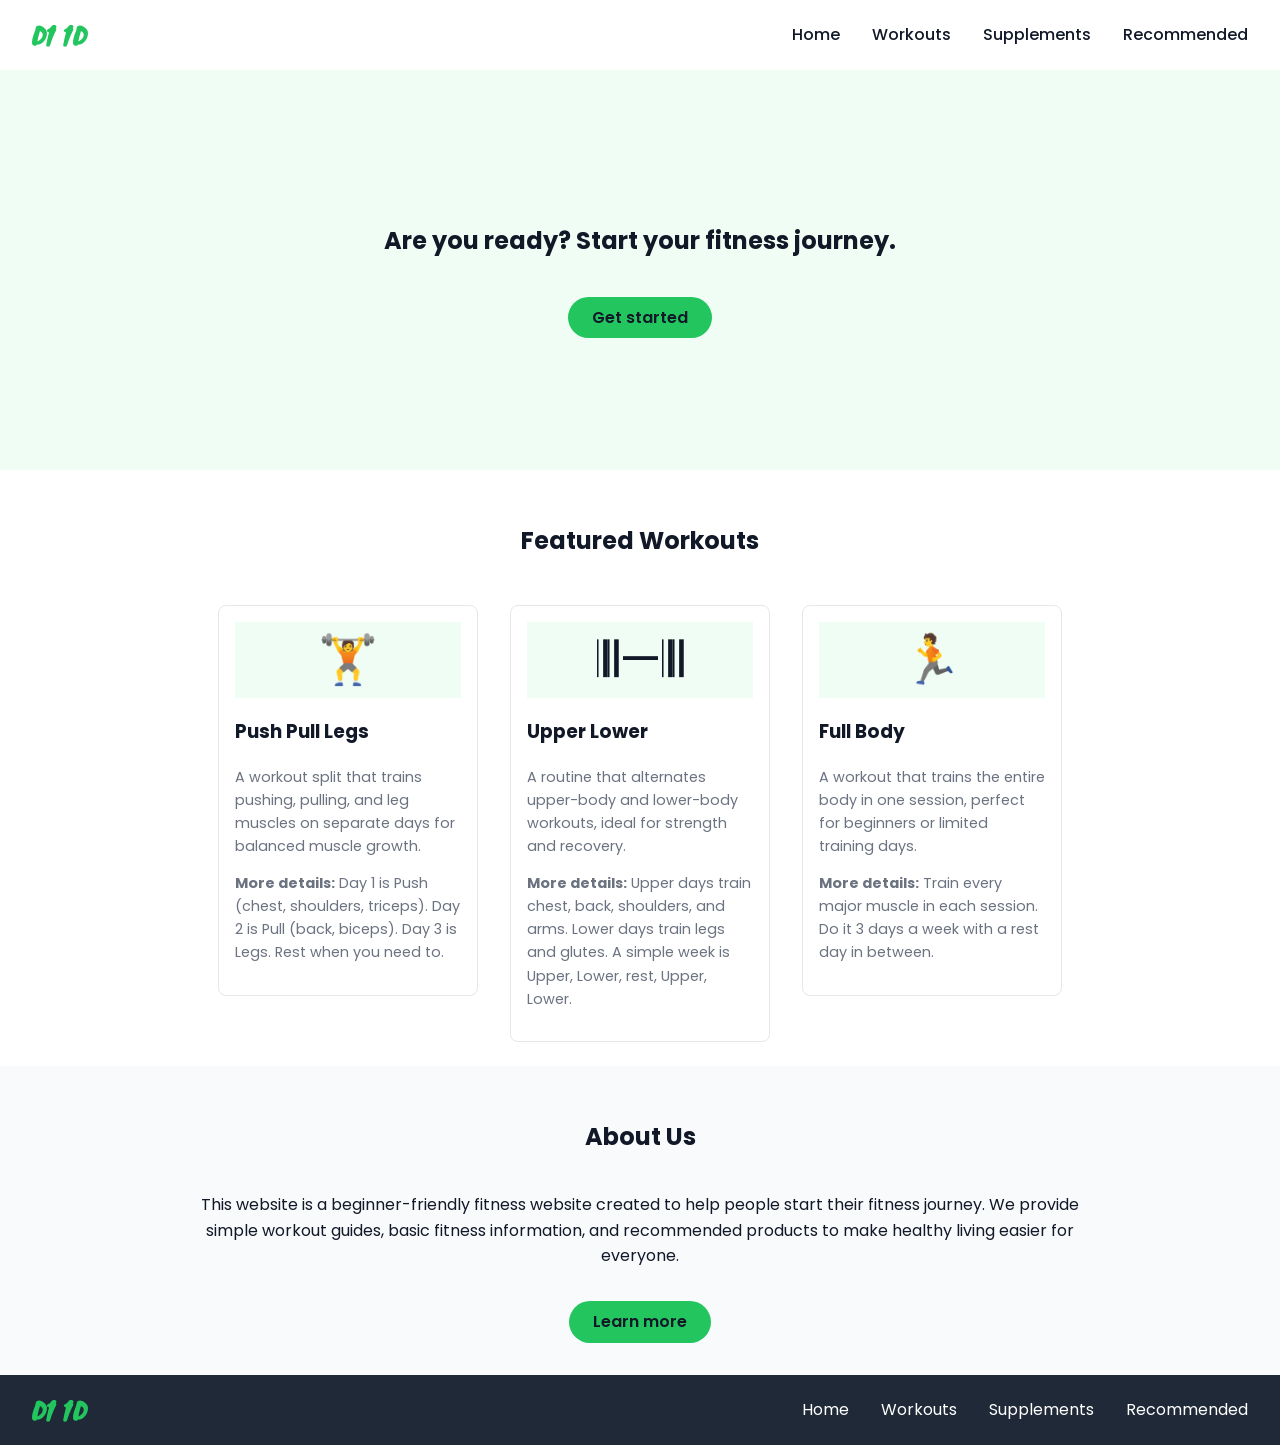
<file: index.html>
<!DOCTYPE html>
<html lang="en">
<head>
  <meta charset="UTF-8" />
  <meta name="viewport" content="width=device-width, initial-scale=1.0" />
  <title>One Day or Day One?</title>
  <link href="https://fonts.googleapis.com/css2?family=Knewave&family=Poppins:wght@400;500;600;700&display=swap" rel="stylesheet" />
  <link rel="stylesheet" href="style.css" />
</head>
<body>
  <header>
    <nav>
      <p class="logo">D1 1D</p>
      <ul class="nav-links">
        <li><a href="index.html">Home</a></li>
        <li><a href="index.html#workouts">Workouts</a></li>
        <li><a href="supplements.html">Supplements</a></li>
        <li><a href="recommended.html">Recommended</a></li>
      </ul>
    </nav>
  </header>

  <main>
    <section class="hero">
      <h1>Are you ready? Start your fitness journey.</h1>
      <button id="start-btn">Get started</button>
    </section>

    <section class="header" id="workouts">
      <h2>Featured Workouts</h2>
    </section>

    <section class="cards">
      <div class="card">
        <div class="card-img">🏋️</div>
        <h3>Push Pull Legs</h3>
        <p>A workout split that trains pushing, pulling, and leg muscles on separate days for balanced muscle growth.</p>
        <p><strong>More details:</strong> Day 1 is Push (chest, shoulders, triceps). Day 2 is Pull (back, biceps). Day 3 is Legs. Rest when you need to.</p>
      </div>
      <div class="card">
        <div class="card-img">𝄂𝄂—𝄂𝄂</div>
        <h3>Upper Lower</h3>
        <p>A routine that alternates upper-body and lower-body workouts, ideal for strength and recovery.</p>
        <p><strong>More details:</strong> Upper days train chest, back, shoulders, and arms. Lower days train legs and glutes. A simple week is Upper, Lower, rest, Upper, Lower.</p>
      </div>
      <div class="card">
        <div class="card-img">🏃</div>
        <h3>Full Body</h3>
        <p>A workout that trains the entire body in one session, perfect for beginners or limited training days.</p>
        <p><strong>More details:</strong> Train every major muscle in each session. Do it 3 days a week with a rest day in between.</p>
      </div>
    </section>

    <section class="about">
      <h2>About Us</h2>
      <div class="about-content">
        <div class="about-text">
          <p>This website is a beginner-friendly fitness website created to help people start their fitness journey. We provide simple workout guides, basic fitness information, and recommended products to make healthy living easier for everyone.</p>
          <a class="btn" href="supplements.html">Learn more</a>
        </div>
      </div>
    </section>
  </main>

  <footer>
    <p class="logo">D1 1D</p>
    <ul class="footer-links">
      <li><a href="index.html">Home</a></li>
      <li><a href="index.html#workouts">Workouts</a></li>
      <li><a href="supplements.html">Supplements</a></li>
      <li><a href="recommended.html">Recommended</a></li>
    </ul>
  </footer>

  <script src="script.js"></script>
</body>
</html>
</file>
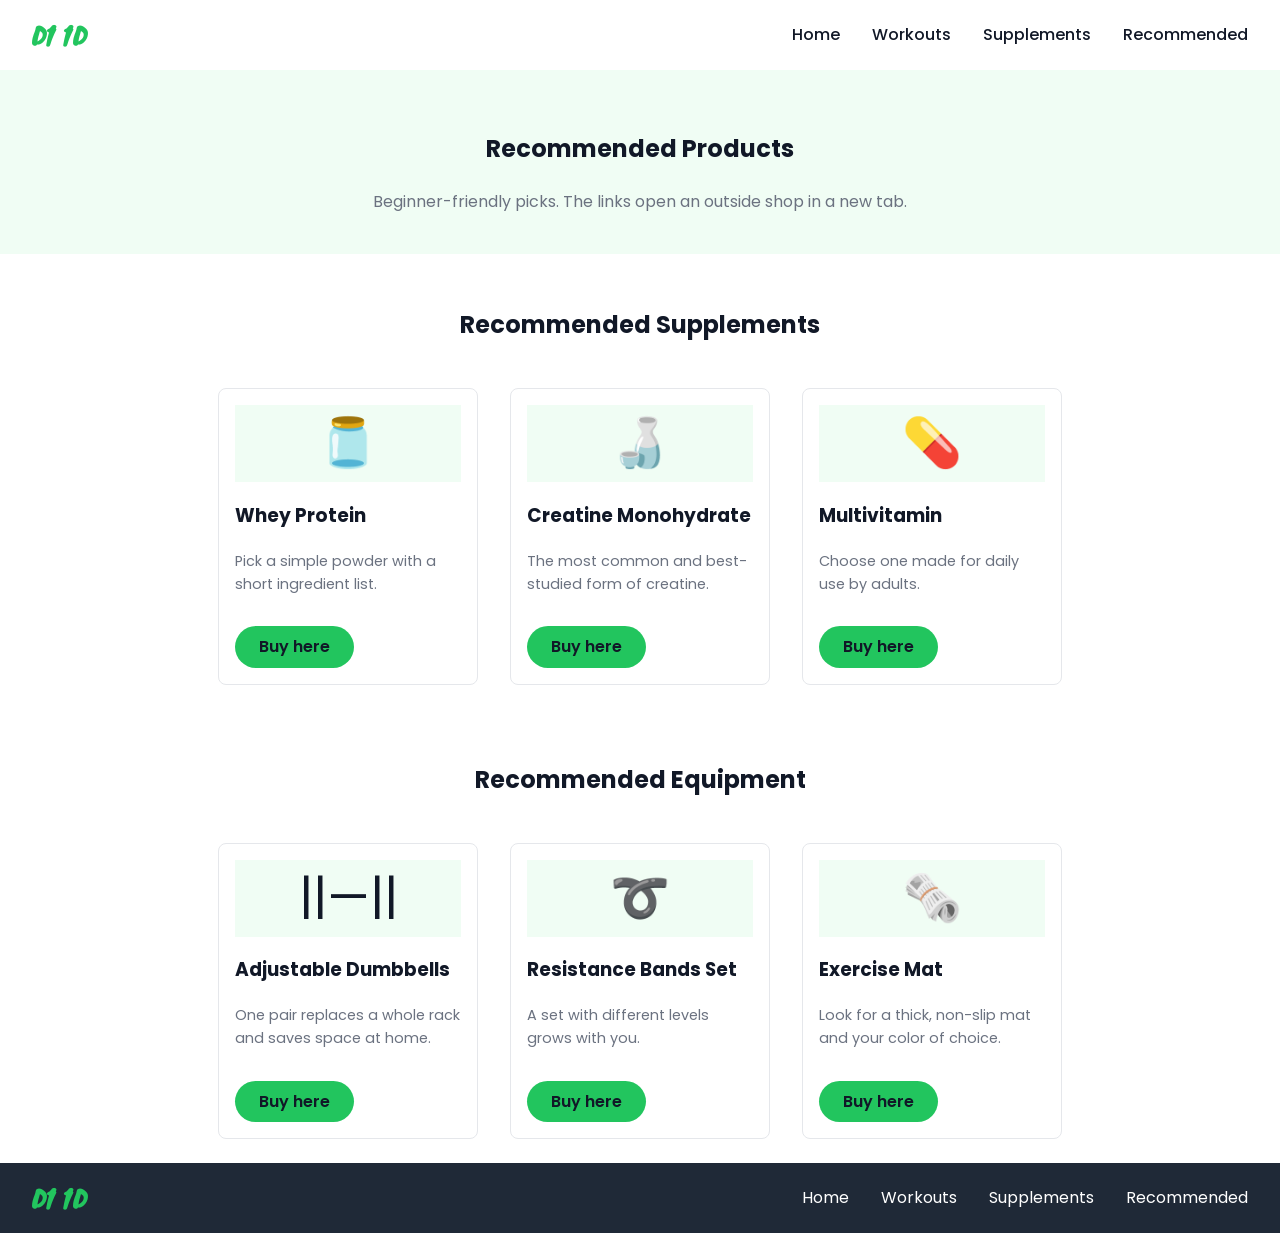
<file: recommended.html>
<!DOCTYPE html>
<html lang="en">
<head>
  <meta charset="UTF-8" />
  <meta name="viewport" content="width=device-width, initial-scale=1.0" />
  <title>Recommended Products | One Day or Day One?</title>
  <link href="https://fonts.googleapis.com/css2?family=Knewave&family=Poppins:wght@400;500;600;700&display=swap" rel="stylesheet" />
  <link rel="stylesheet" href="style.css" />
</head>
<body>
  <header>
    <nav>
      <p class="logo">D1 1D</p>
      <ul class="nav-links">
        <li><a href="index.html">Home</a></li>
        <li><a href="index.html#workouts">Workouts</a></li>
        <li><a href="supplements.html">Supplements</a></li>
        <li><a href="recommended.html">Recommended</a></li>
      </ul>
    </nav>
  </header>

  <main>
    <section class="page-title">
      <h1>Recommended Products</h1>
      <p>Beginner-friendly picks. The links open an outside shop in a new tab.</p>
    </section>

    <section class="header"><h2>Recommended Supplements</h2></section>
    <section class="cards">
      <div class="card">
        <div class="card-img">🫙</div>
        <h3>Whey Protein</h3>
        <p>Pick a simple powder with a short ingredient list.</p>
        <a class="btn" href="https://shopee.ph/search?keyword=whey%20protein&trackingId=searchhint-1790580570-582659be-bb0e-11f1-a6ee-02792e0cc8f6" target="_blank">Buy here</a>
      </div>
      <div class="card">
        <div class="card-img">🍶</div>
        <h3>Creatine Monohydrate</h3>
        <p>The most common and best-studied form of creatine.</p>
        <a class="btn" href="https://shopee.ph/search?keyword=creatine%20monohydrate%20powder&trackingId=searchhint-1790580760-c928c592-bb0e-11f1-9a5b-baa459b1ecc4" target="_blank">Buy here</a>
      </div>
      <div class="card">
        <div class="card-img">💊</div>
        <h3>Multivitamin</h3>
        <p>Choose one made for daily use by adults.</p>
        <a class="btn" href="https://shopee.ph/search?keyword=multivitamins" target="_blank">Buy here</a>
      </div>
    </section>

    <section class="header"><h2>Recommended Equipment</h2></section>
    <section class="cards">
      <div class="card">
        <div class="card-img">||—||</div>
        <h3>Adjustable Dumbbells</h3>
        <p>One pair replaces a whole rack and saves space at home.</p>
        <a class="btn" href="https://shopee.ph/search?keyword=adjustable%20dumbbell&trackingId=searchhint-1790580816-ea971155-bb0e-11f1-9723-6a913fb0e26d" target="_blank">Buy here</a>
      </div>
      <div class="card">
        <div class="card-img">➰</div>
        <h3>Resistance Bands Set</h3>
        <p>A set with different levels grows with you.</p>
        <a class="btn" href="https://shopee.ph/search?keyword=resistance%20band&trackingId=searchhint-1790580839-f82dc932-bb0e-11f1-887e-aafebb15f1d9" target="_blank">Buy here</a>
      </div>
      <div class="card">
        <div class="card-img">🗞️</div>
        <h3>Exercise Mat</h3>
        <p>Look for a thick, non-slip mat and your color of choice.</p>
        <a class="btn" href="https://shopee.ph/search?keyword=yoga%20mat&trackingId=searchhint-1790580858-03968cd6-bb0f-11f1-8377-4a677e33f1ac" target="_blank">Buy here</a>
      </div>
    </section>
  </main>

  <footer>
    <p class="logo">D1 1D</p>
    <ul class="footer-links">
      <li><a href="index.html">Home</a></li>
      <li><a href="index.html#workouts">Workouts</a></li>
      <li><a href="supplements.html">Supplements</a></li>
      <li><a href="recommended.html">Recommended</a></li>
    </ul>
  </footer>
</body>
</html>
</file>
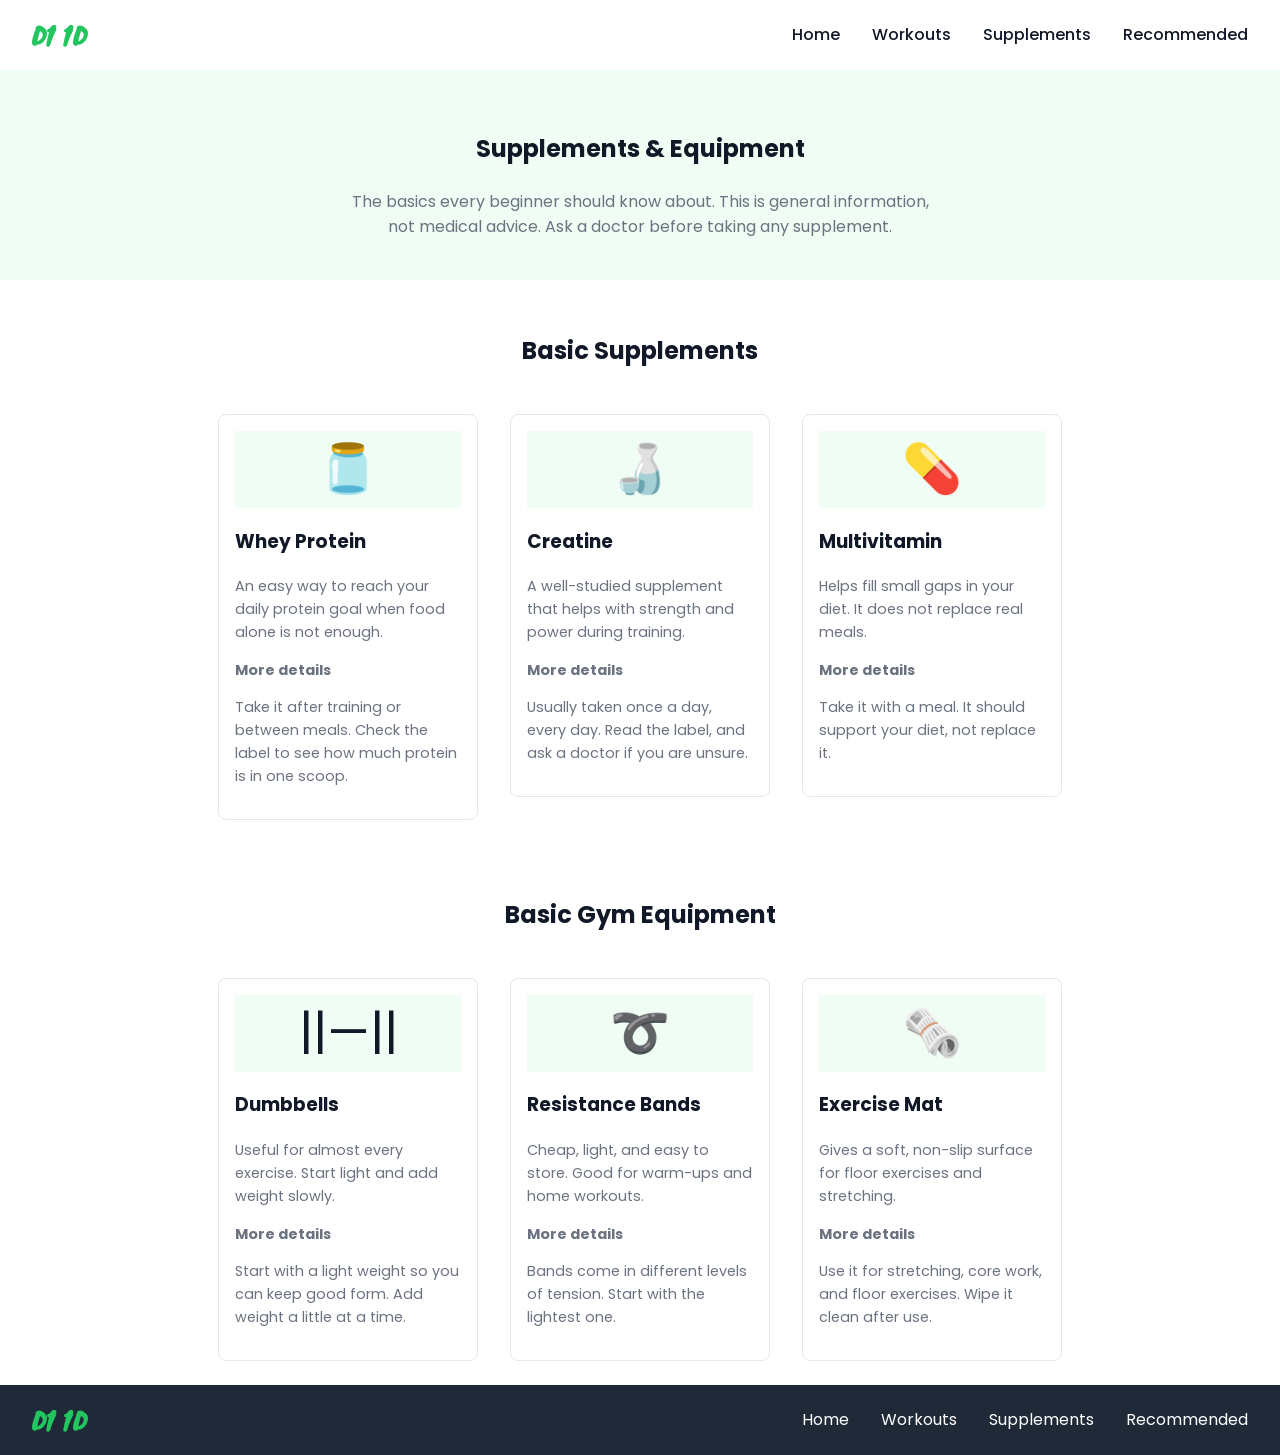
<file: supplements.html>
<!DOCTYPE html>
<html lang="en">
<head>
  <meta charset="UTF-8" />
  <meta name="viewport" content="width=device-width, initial-scale=1.0" />
  <title>Supplements & Equipment | One Day or Day One?</title>
  <link href="https://fonts.googleapis.com/css2?family=Knewave&family=Poppins:wght@400;500;600;700&display=swap" rel="stylesheet" />
  <link rel="stylesheet" href="style.css" />
</head>
<body>
  <header>
    <nav>
      <p class="logo">D1 1D</p>
      <ul class="nav-links">
        <li><a href="index.html">Home</a></li>
        <li><a href="index.html#workouts">Workouts</a></li>
        <li><a href="supplements.html">Supplements</a></li>
        <li><a href="recommended.html">Recommended</a></li>
      </ul>
    </nav>
  </header>

  <main>
    <section class="page-title">
      <h1>Supplements &amp; Equipment</h1>
      <p>The basics every beginner should know about. This is general information, not medical advice. Ask a doctor before taking any supplement.</p>
    </section>

    <section class="header"><h2>Basic Supplements</h2></section>
    <section class="cards">
      <div class="card">
        <div class="card-img">🫙</div>
        <h3>Whey Protein</h3>
        <p>An easy way to reach your daily protein goal when food alone is not enough.</p>
        <p>
          <p><strong>More details</strong></p>
          <p>Take it after training or between meals. Check the label to see how much protein is in one scoop.</p>
        </p>
      </div>
      <div class="card">
        <div class="card-img">🍶</div>
        <h3>Creatine</h3>
        <p>A well-studied supplement that helps with strength and power during training.</p>
        <p>
          <p><strong>More details</strong></p>
          <p>Usually taken once a day, every day. Read the label, and ask a doctor if you are unsure.</p>
        </p>
      </div>
      <div class="card">
        <div class="card-img">💊</div>
        <h3>Multivitamin</h3>
        <p>Helps fill small gaps in your diet. It does not replace real meals.</p>
        <p>
          <p><strong>More details</strong></p>
          <p>Take it with a meal. It should support your diet, not replace it.</p>
        </p>
      </div>
    </section>

    <section class="header"><h2>Basic Gym Equipment</h2></section>
    <section class="cards">
      <div class="card">
        <div class="card-img">||—||</div>
        <h3>Dumbbells</h3>
        <p>Useful for almost every exercise. Start light and add weight slowly.</p>
        <p>
          <p><strong>More details</strong></p>
          <p>Start with a light weight so you can keep good form. Add weight a little at a time.</p>
        </p>
      </div>
      <div class="card">
        <div class="card-img">➰</div>
        <h3>Resistance Bands</h3>
        <p>Cheap, light, and easy to store. Good for warm-ups and home workouts.</p>
        <p>
          <p><strong>More details</strong></p>
          <p>Bands come in different levels of tension. Start with the lightest one.</p>
        </p>
      </div>
      <div class="card">
        <div class="card-img">🗞️</div>
        <h3>Exercise Mat</h3>
        <p>Gives a soft, non-slip surface for floor exercises and stretching.</p>
        <p>
          <p><strong>More details</strong></p>
          <p>Use it for stretching, core work, and floor exercises. Wipe it clean after use.</p>
        </p>
      </div>
    </section>
  </main>

  <footer>
    <p class="logo">D1 1D</p>
    <ul class="footer-links">
      <li><a href="index.html">Home</a></li>
      <li><a href="index.html#workouts">Workouts</a></li>
      <li><a href="supplements.html">Supplements</a></li>
      <li><a href="recommended.html">Recommended</a></li>
    </ul>
  </footer>
</body>
</html>
</file>
<file: style.css>
* { box-sizing: border-box; }

body {
  margin: 0;
  font-family: 'Poppins', sans-serif;
  color: #111827;
  line-height: 1.6;
  display: flex;
  flex-direction: column;
  min-height: 100vh;
}

main {
  flex: 1;
}

a { color: inherit; }

nav {
  display: flex;
  justify-content: space-between;
  align-items: center;
  padding: 16px 32px;
}
.logo { font-family: 'Knewave', cursive; font-size: 1.5rem; margin: 0; color: #22C55E; }
.nav-links, .footer-links { display: flex; gap: 32px; list-style: none; margin: 0; padding: 0; }
.nav-links a { text-decoration: none; font-weight: 500; }
.nav-links a:hover, .nav-links a:focus { color: #22C55E; }

footer {
  display: flex;
  justify-content: space-between;
  align-items: center;
  background: #1F2937;
  color: #fff;
  padding: 16px 32px;
}
.footer-links a { text-decoration: none; }

button, .btn {
  display: inline-block;
  background: #22C55E;
  color: #111827;
  font: inherit;
  font-weight: 600;
  border: none;
  border-radius: 999px;
  padding: 8px 24px;
  cursor: pointer;
  text-decoration: none;
  margin-top: 16px;
}

.hero, .page-title {
  background: #F0FDF4;
  text-align: center;
}
.hero {
  display: flex;
  flex-direction: column;
  justify-content: center;
  align-items: center;
  height: 400px;
  padding: 24px;
}
.page-title { padding: 40px 24px; }
.page-title p { max-width: 600px; margin: 0 auto; color: #6B7280; }

.header { text-align: center; padding-top: 32px; }
.cards {
  display: flex;
  flex-wrap: wrap;
  justify-content: center;
  align-items: flex-start; 
  gap: 32px;
  padding: 24px;
}
.card {
  flex: 0 1 260px;
  border: 1px solid #E5E7EB;
  border-radius: 8px;
  padding: 16px;
}
.card:hover { border-color: #22C55E; }
.card-img {
  display: flex;
  justify-content: center;
  align-items: center;
  font-size: 3rem;
  background: #F0FDF4;
}
.card p { color: #6B7280; font-size: 0.9rem; }

.about { text-align: center; background: #F8FAFC; padding: 32px; }
.about-content {
  display: flex;
  align-items: center;
  justify-content: center;
  gap: 32px;
  max-width: 900px;
  margin: 0 auto;
  text-align: center; /* Fix: Centered the "Learn more" button */
}
.about-img { flex: 0 0 300px; height: 250px; background: #E5E7EB; border-radius: 8px; }


@media (max-width: 768px) {
  nav, footer { flex-direction: column; gap: 16px; }
  .nav-links, .footer-links { gap: 16px; flex-wrap: wrap; justify-content: center; }
  .about-content { flex-direction: column; }
  .about-img { flex: none; width: 100%; }
  .hero { height: 320px; }
}
</file>
